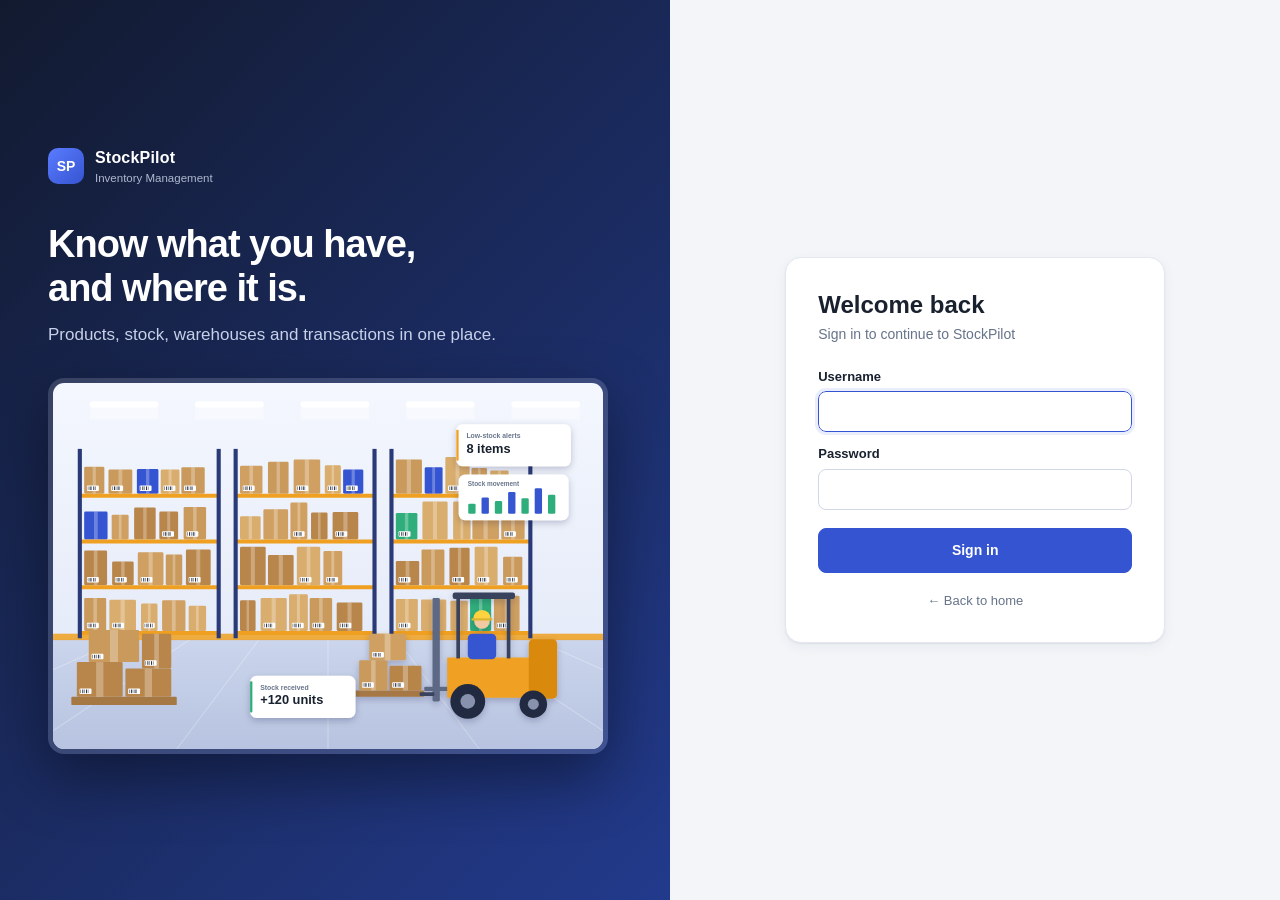
<file: inventory-management/frontend/index.html>
<!DOCTYPE html>
<html lang="en">
<head>
  <meta charset="UTF-8">
  <meta name="viewport" content="width=device-width, initial-scale=1">
  <title>StockPilot - Inventory Management</title>
  <link rel="icon" href="data:image/svg+xml,%3Csvg xmlns='http://www.w3.org/2000/svg' viewBox='0 0 32 32'%3E%3Crect width='32' height='32' rx='8' fill='%233454d1'/%3E%3C/svg%3E">
  <link rel="stylesheet" href="css/style.css">
</head>
<body>

  <!-- ===================== LOGIN ===================== -->
  <div id="login-view" class="login-wrap" hidden>
    <div class="login-side">
      <a class="brand" href="/"><span class="logo">SP</span><div><strong>StockPilot</strong><small>Inventory Management</small></div></a>
      <h2>Know what you have,<br>and where it is.</h2>
      <p>Products, stock, warehouses and transactions in one place.</p>
      <img src="images/hero-warehouse.svg" alt="" aria-hidden="true">
    </div>
    <div class="login-main">
      <div class="login-card">
        <h2>Welcome back</h2>
        <p class="login-sub">Sign in to continue to StockPilot</p>
        <form id="login-form" novalidate>
          <div class="field" data-field="username"><label for="l_username">Username</label>
            <input id="l_username" name="username" autocomplete="username" required autofocus><div class="err"></div></div>
          <div class="field" data-field="password"><label for="l_password">Password</label>
            <input id="l_password" name="password" type="password" autocomplete="current-password" required><div class="err"></div></div>
          <div class="form-error" hidden></div>
          <button class="btn primary block" type="submit">Sign in</button>
        </form>
        <a class="back-link" href="/">&larr; Back to home</a>
      </div>
    </div>
  </div>

  <!-- ===================== APP SHELL ===================== -->
  <div id="app-view" class="shell" hidden>
    <aside class="sidebar" id="sidebar">
      <div class="brand"><span class="logo">SP</span><div><strong>StockPilot</strong><small>Inventory Management</small></div></div>
      <nav id="nav"></nav>
      <div class="user-box">
        <div class="avatar" id="user-avatar"></div>
        <div class="who"><strong id="user-name"></strong><small id="user-role"></small></div>
        <button class="icon-btn light" id="btn-password" title="Change password" aria-label="Change password">&#128273;</button>
        <button class="icon-btn light" id="btn-logout" title="Sign out" aria-label="Sign out"></button>
      </div>
    </aside>
    <div class="backdrop" id="nav-backdrop"></div>
    <main class="main">
      <header class="topbar">
        <button class="icon-btn menu-btn" id="btn-menu" aria-label="Menu">&#9776;</button>
        <h1 id="page-title">Dashboard</h1>
      </header>
      <section id="page" class="page"></section>
    </main>
  </div>

  <div id="modal-root"></div>
  <div id="toast-root" aria-live="polite"></div>

  <script src="js/api.js"></script>
  <script src="js/ui.js"></script>
  <script src="js/crud.js"></script>
  <script src="js/dashboard.js"></script>
  <script src="js/pages.js"></script>
  <script src="js/app.js"></script>
</body>
</html>
</file>
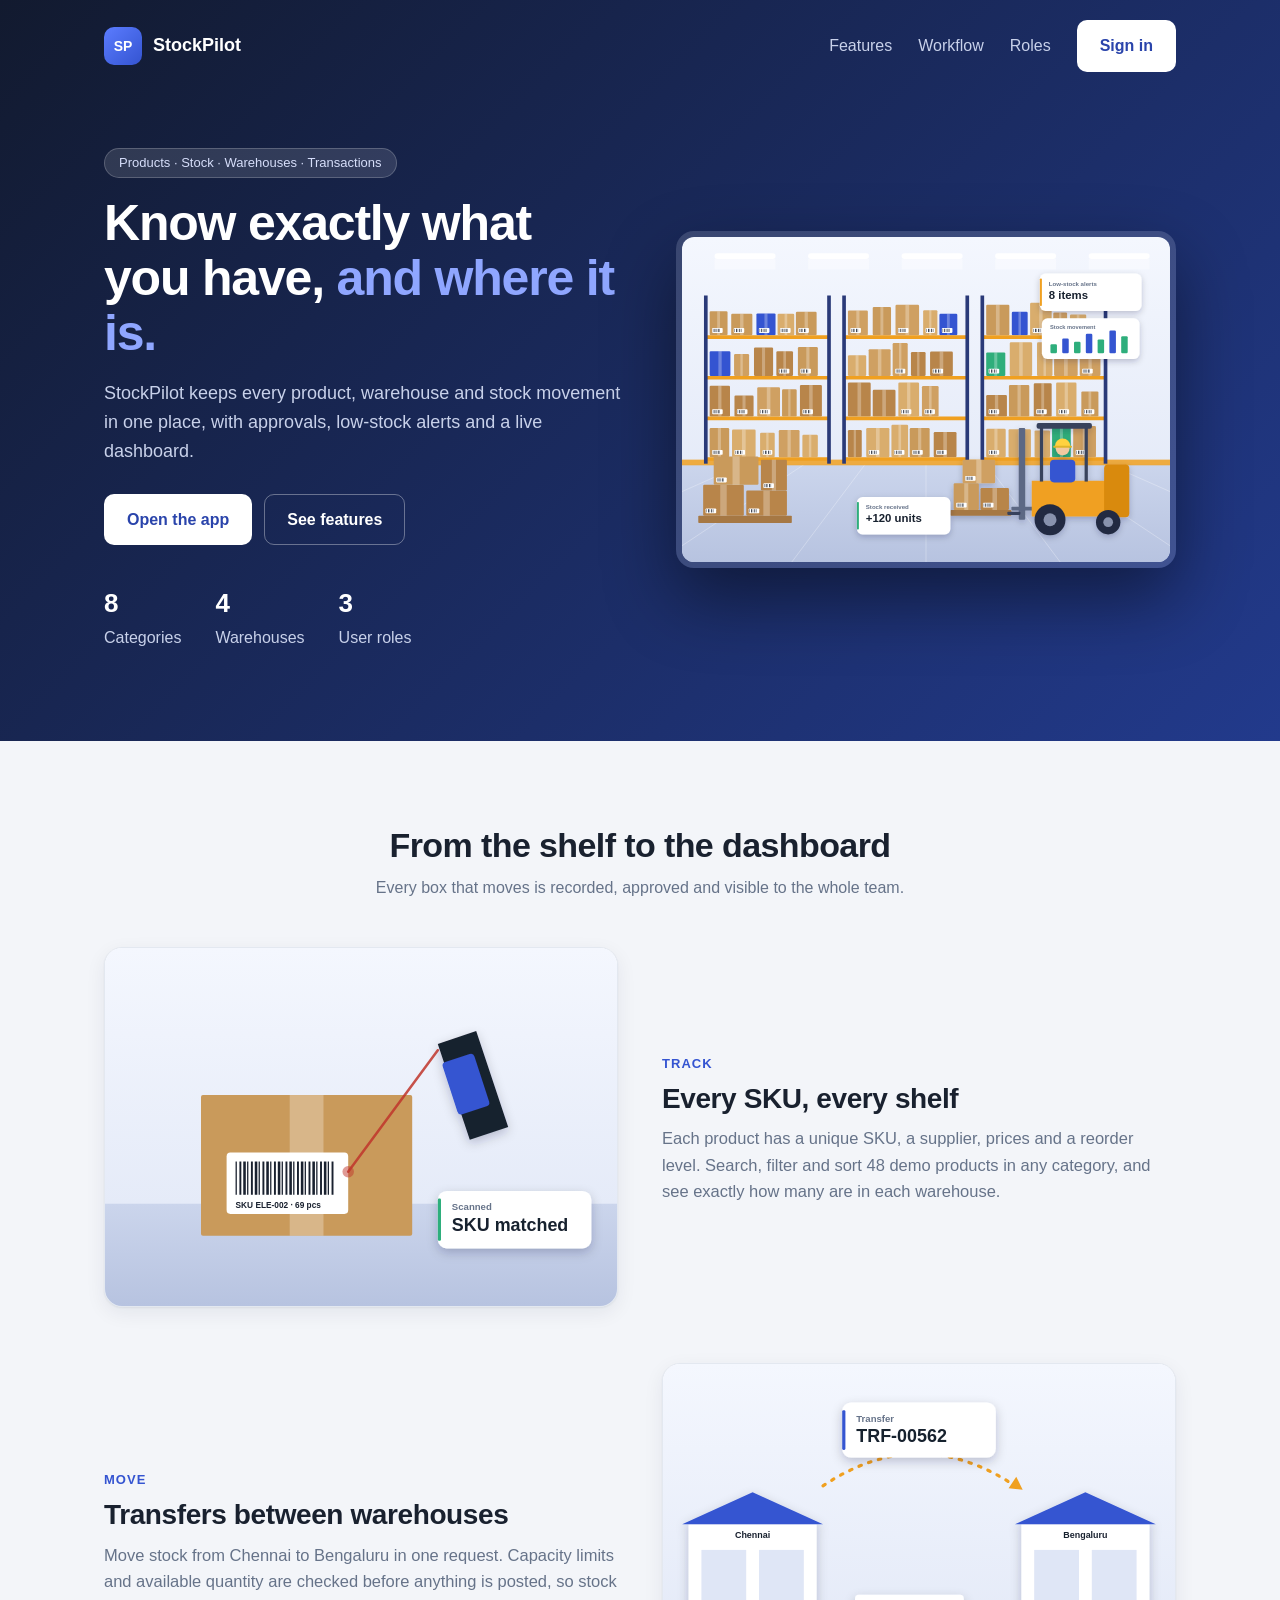
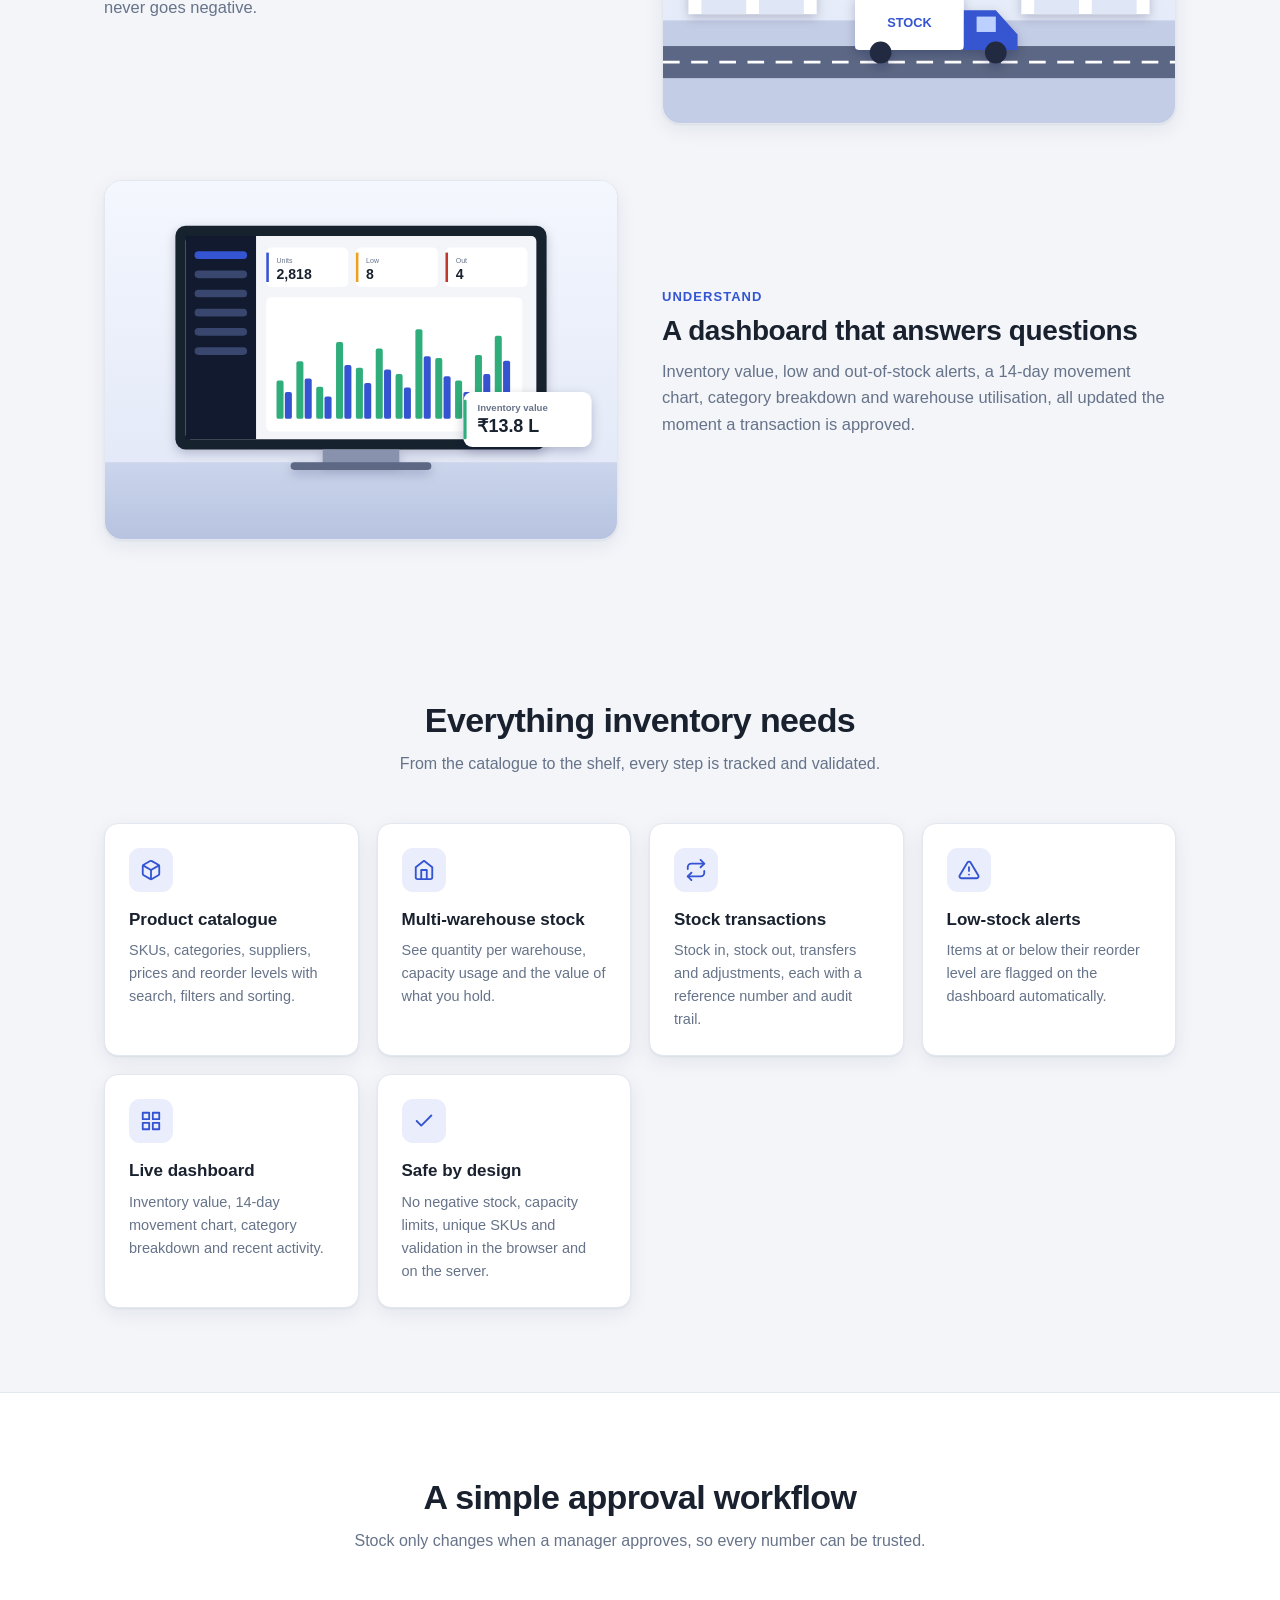
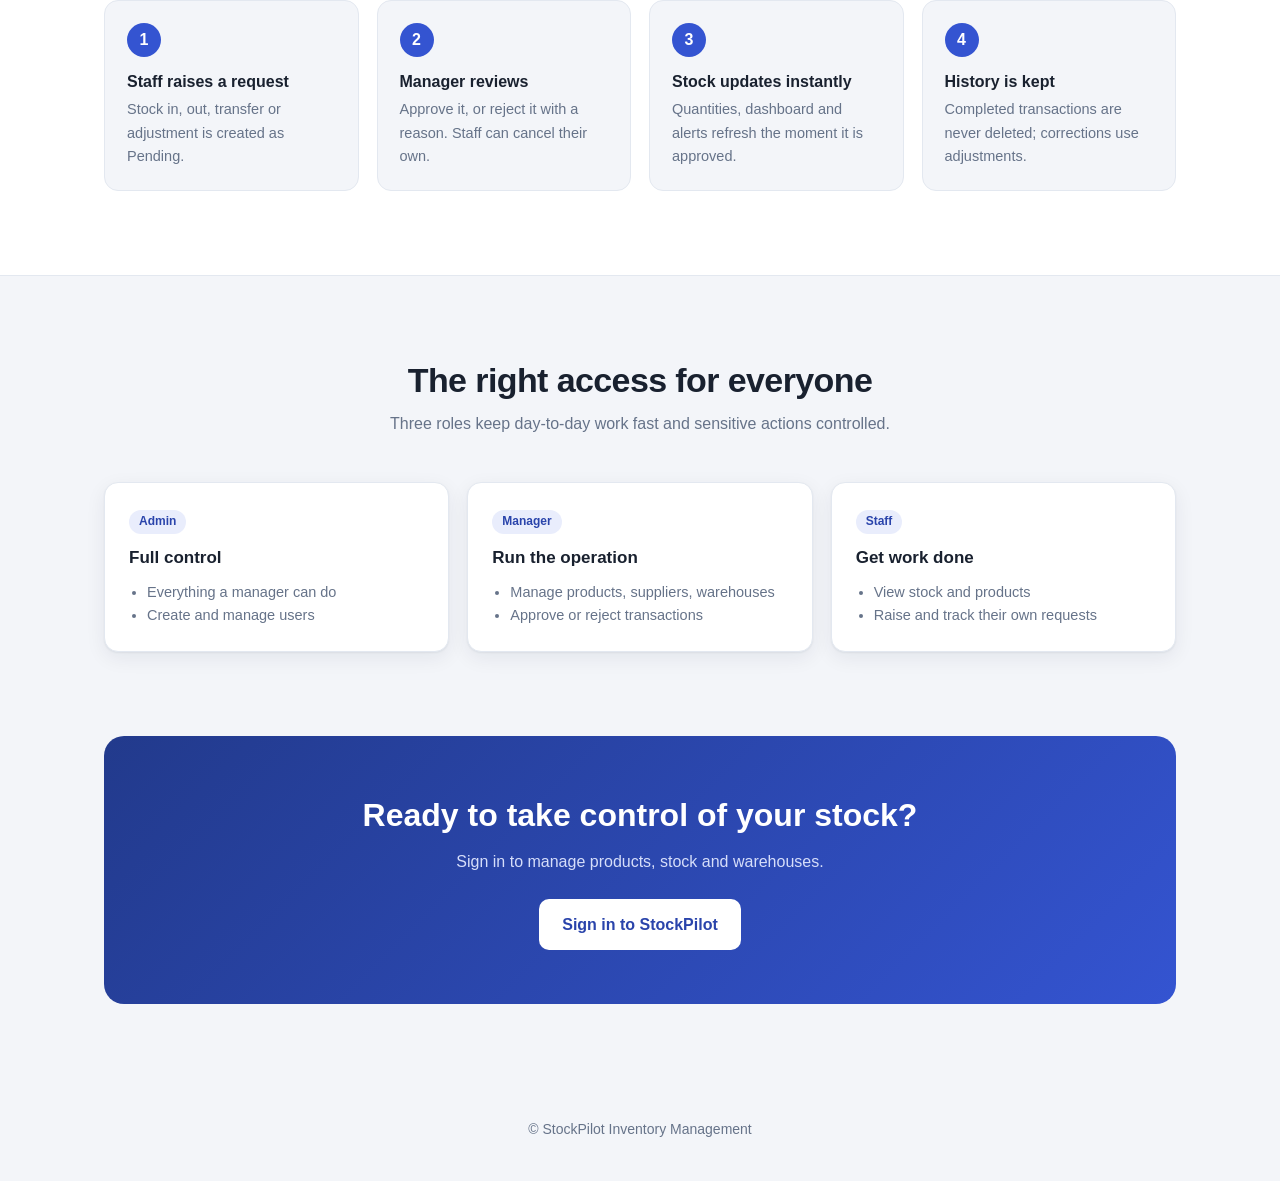
<file: inventory-management/frontend/landing.html>
<!DOCTYPE html>
<html lang="en">
<head>
<meta charset="UTF-8">
<meta name="viewport" content="width=device-width, initial-scale=1">
<title>StockPilot - Inventory Management</title>
<meta name="description" content="Track products, stock, warehouses and inventory transactions in one place.">
<link rel="icon" href="data:image/svg+xml,%3Csvg xmlns='http://www.w3.org/2000/svg' viewBox='0 0 32 32'%3E%3Crect width='32' height='32' rx='8' fill='%233454d1'/%3E%3C/svg%3E">
<style>
  :root{--bg:#f3f5f9;--card:#fff;--ink:#19212f;--muted:#667389;--line:#e3e8f0;--primary:#3454d1;--primary-dark:#2a44ab;--primary-soft:#e9edfc;--side:#121a2f;--green:#12805c;--green-soft:#e1f5ec;--amber:#a15c07;--amber-soft:#fdf1d9;--red:#c0362c;--red-soft:#fde9e7;--radius:14px;--shadow:0 1px 2px rgba(20,30,55,.06),0 6px 20px rgba(20,30,55,.07)}
  *{box-sizing:border-box}html{scroll-behavior:smooth}
  body{margin:0;font:16px/1.6 -apple-system,"Segoe UI",Roboto,"Helvetica Neue",Arial,sans-serif;background:var(--bg);color:var(--ink)}
  a{color:inherit;text-decoration:none}
  .wrap{max-width:1120px;margin:0 auto;padding:0 24px}
  .btn{display:inline-block;padding:12px 22px;border-radius:10px;font-weight:700;border:1px solid transparent;transition:.15s;cursor:pointer}
  .btn.primary{background:#fff;color:var(--primary-dark)}.btn.primary:hover{background:var(--primary-soft)}
  .btn.solid{background:var(--primary);color:#fff}.btn.solid:hover{background:var(--primary-dark)}
  .btn.ghost{border-color:rgba(255,255,255,.35);color:#fff}.btn.ghost:hover{background:rgba(255,255,255,.1)}
  /* hero */
  .hero{background:linear-gradient(135deg,#121a2f 0%,#223a8c 100%);color:#fff;padding-bottom:90px}
  nav{display:flex;align-items:center;justify-content:space-between;padding:20px 0}
  .brand{display:flex;align-items:center;gap:11px;font-weight:800;font-size:18px}
  .logo{width:38px;height:38px;border-radius:10px;background:linear-gradient(135deg,#5b7cff,#3454d1);display:grid;place-items:center;font-weight:800;font-size:14px}
  nav .links{display:flex;align-items:center;gap:26px;color:#c8d1ea;font-weight:500}
  nav .links a:hover{color:#fff}
  .hero-grid{display:grid;grid-template-columns:1.05fr 1fr;gap:48px;align-items:center;padding-top:56px}
  .pill{display:inline-block;background:rgba(255,255,255,.12);border:1px solid rgba(255,255,255,.2);padding:4px 14px;border-radius:99px;font-size:13px;color:#d6defa;margin-bottom:18px}
  h1{font-size:50px;line-height:1.1;margin:0 0 18px;letter-spacing:-1.2px}
  h1 span{color:#8fa6ff}
  .hero p.lead{font-size:18px;color:#c8d1ea;max-width:520px;margin:0 0 28px}
  .cta{display:flex;gap:12px;flex-wrap:wrap}
  .stats{display:flex;gap:34px;margin-top:38px;color:#c8d1ea;flex-wrap:wrap}
  .stats b{display:block;color:#fff;font-size:26px;letter-spacing:-.5px}
  /* mock dashboard */
  .shot{border-radius:18px;overflow:hidden;box-shadow:0 30px 70px rgba(0,0,0,.45);border:6px solid rgba(255,255,255,.14);line-height:0}
  .shot img{width:100%;height:auto;display:block}
  .mock{background:#fff;color:var(--ink);border-radius:16px;box-shadow:0 30px 70px rgba(0,0,0,.4);padding:16px;transform:rotate(1.2deg)}
  .mock .bar{display:flex;gap:6px;margin-bottom:12px}.mock .bar i{width:10px;height:10px;border-radius:50%;background:#dfe4ee}
  .mk-kpis{display:grid;grid-template-columns:repeat(3,1fr);gap:10px;margin-bottom:12px}
  .mk-kpi{border:1px solid var(--line);border-left:4px solid var(--primary);border-radius:10px;padding:8px 10px}
  .mk-kpi.w{border-left-color:#f0a020}.mk-kpi.r{border-left-color:var(--red)}
  .mk-kpi small{color:var(--muted);font-size:11px;display:block}.mk-kpi b{font-size:19px}
  .mk-chart{display:flex;align-items:flex-end;gap:5px;height:92px;border:1px solid var(--line);border-radius:10px;padding:10px}
  .mk-chart i{flex:1;background:var(--primary);border-radius:3px 3px 0 0}.mk-chart i.g{background:#2fae7b}
  .mk-rows{margin-top:12px;font-size:12.5px}
  .mk-rows div{display:flex;justify-content:space-between;align-items:center;padding:7px 2px;border-bottom:1px solid var(--line)}
  .badge{padding:2px 9px;border-radius:99px;font-size:11px;font-weight:700}
  .b-red{background:var(--red-soft);color:var(--red)}.b-amber{background:var(--amber-soft);color:var(--amber)}.b-green{background:var(--green-soft);color:var(--green)}
  /* sections */
  section{padding:84px 0}
  .head{text-align:center;max-width:640px;margin:0 auto 46px}
  .head h2{font-size:34px;line-height:1.2;margin:0 0 10px;letter-spacing:-.6px}.head p{color:var(--muted);margin:0}
  .features{display:grid;grid-template-columns:repeat(auto-fit,minmax(250px,1fr));gap:18px}
  .card{background:var(--card);border:1px solid var(--line);border-radius:var(--radius);padding:24px;box-shadow:var(--shadow);transition:.18s}
  .card:hover{transform:translateY(-3px);border-color:#c5cff0}
  .ico{width:44px;height:44px;border-radius:11px;background:var(--primary-soft);display:grid;place-items:center;margin-bottom:14px}
  .ico svg{width:22px;height:22px;stroke:var(--primary);fill:none;stroke-width:2;stroke-linecap:round;stroke-linejoin:round}
  .card h3{margin:0 0 6px;font-size:17px}.card p{margin:0;color:var(--muted);font-size:14.5px}
  .row{display:grid;grid-template-columns:1fr 1fr;gap:44px;align-items:center;margin-bottom:56px}
  .row.rev img{order:2}
  .row img{width:100%;height:auto;border-radius:18px;box-shadow:var(--shadow);border:1px solid var(--line);background:#fff}
  .kicker{color:var(--primary);font-weight:800;font-size:13px;text-transform:uppercase;letter-spacing:.08em}
  .row h3{font-size:28px;line-height:1.2;margin:6px 0 10px;letter-spacing:-.4px}.row p{color:var(--muted);margin:0;font-size:16.5px}
  /* workflow */
  .flow{background:#fff;border-top:1px solid var(--line);border-bottom:1px solid var(--line)}
  .steps{display:grid;grid-template-columns:repeat(auto-fit,minmax(220px,1fr));gap:18px;counter-reset:s}
  .step{position:relative;padding:22px;border:1px solid var(--line);border-radius:var(--radius);background:var(--bg)}
  .step::before{counter-increment:s;content:counter(s);width:34px;height:34px;border-radius:50%;background:var(--primary);color:#fff;display:grid;place-items:center;font-weight:800;margin-bottom:12px}
  .step h3{margin:0 0 4px;font-size:16px}.step p{margin:0;color:var(--muted);font-size:14.5px}
  .roles{display:grid;grid-template-columns:repeat(auto-fit,minmax(260px,1fr));gap:18px}
  .role .tag{display:inline-block;font-size:12px;font-weight:700;padding:2px 10px;border-radius:99px;margin-bottom:10px;background:var(--primary-soft);color:var(--primary-dark)}
  .role ul{margin:10px 0 0;padding-left:18px;color:var(--muted);font-size:14.5px}
  .role code{background:var(--bg);padding:2px 7px;border-radius:6px;font-size:13px;color:var(--ink)}
  /* cta + footer */
  .final{background:linear-gradient(135deg,#223a8c,#3454d1);color:#fff;border-radius:20px;padding:54px 28px;text-align:center}
  .final h2{font-size:32px;margin:0 0 8px}.final p{color:#d6defa;margin:0 0 24px}
  footer{padding:30px 0 40px;color:var(--muted);font-size:14px;text-align:center}
  @media(max-width:900px){.row{grid-template-columns:1fr;gap:20px}.row.rev img{order:0}.hero-grid{grid-template-columns:1fr}.mock{transform:none}h1{font-size:38px}nav .links a.hide{display:none}section{padding:60px 0}}
</style>
</head>
<body>

<header class="hero">
  <div class="wrap">
    <nav>
      <a class="brand" href="/"><span class="logo">SP</span>StockPilot</a>
      <div class="links"><a class="hide" href="#features">Features</a><a class="hide" href="#workflow">Workflow</a><a class="hide" href="#roles">Roles</a>
        <a class="btn primary" href="/app">Sign in</a></div>
    </nav>
    <div class="hero-grid">
      <div>
        <span class="pill">Products &middot; Stock &middot; Warehouses &middot; Transactions</span>
        <h1>Know exactly what you have, <span>and where it is.</span></h1>
        <p class="lead">StockPilot keeps every product, warehouse and stock movement in one place, with approvals, low-stock alerts and a live dashboard.</p>
        <div class="cta"><a class="btn primary" href="/app">Open the app</a><a class="btn ghost" href="#features">See features</a></div>
        <div class="stats"><div><b>8</b>Categories</div><div><b>4</b>Warehouses</div><div><b>3</b>User roles</div></div>
      </div>
      <div class="shot"><img src="images/hero-warehouse.svg" alt="Warehouse shelves with boxes, a forklift and live stock alerts" width="1200" height="800"></div>
    </div>
  </div>
</header>

<section id="showcase" style="padding-bottom:20px">
  <div class="wrap">
    <div class="head"><h2>From the shelf to the dashboard</h2><p>Every box that moves is recorded, approved and visible to the whole team.</p></div>
    <div class="row"><img src="images/feature-scan.svg" alt="Scanning a barcode label on a carton" loading="lazy"><div><span class="kicker">Track</span><h3>Every SKU, every shelf</h3><p>Each product has a unique SKU, a supplier, prices and a reorder level. Search, filter and sort 48 demo products in any category, and see exactly how many are in each warehouse.</p></div></div>
    <div class="row rev"><img src="images/feature-transfer.svg" alt="Stock transfer between two warehouses" loading="lazy"><div><span class="kicker">Move</span><h3>Transfers between warehouses</h3><p>Move stock from Chennai to Bengaluru in one request. Capacity limits and available quantity are checked before anything is posted, so stock never goes negative.</p></div></div>
    <div class="row"><img src="images/feature-analytics.svg" alt="Inventory dashboard with KPIs and a movement chart" loading="lazy"><div><span class="kicker">Understand</span><h3>A dashboard that answers questions</h3><p>Inventory value, low and out-of-stock alerts, a 14-day movement chart, category breakdown and warehouse utilisation, all updated the moment a transaction is approved.</p></div></div>
  </div>
</section>

<section id="features">
  <div class="wrap">
    <div class="head"><h2>Everything inventory needs</h2><p>From the catalogue to the shelf, every step is tracked and validated.</p></div>
    <div class="features">
      <div class="card"><div class="ico"><svg viewBox="0 0 24 24"><path d="M21 16V8a2 2 0 0 0-1-1.73l-7-4a2 2 0 0 0-2 0l-7 4A2 2 0 0 0 3 8v8a2 2 0 0 0 1 1.73l7 4a2 2 0 0 0 2 0l7-4A2 2 0 0 0 21 16z"/><polyline points="3.27 6.96 12 12.01 20.73 6.96"/><line x1="12" y1="22.08" x2="12" y2="12"/></svg></div><h3>Product catalogue</h3><p>SKUs, categories, suppliers, prices and reorder levels with search, filters and sorting.</p></div>
      <div class="card"><div class="ico"><svg viewBox="0 0 24 24"><path d="M3 9l9-7 9 7v11a2 2 0 0 1-2 2H5a2 2 0 0 1-2-2z"/><polyline points="9 22 9 12 15 12 15 22"/></svg></div><h3>Multi-warehouse stock</h3><p>See quantity per warehouse, capacity usage and the value of what you hold.</p></div>
      <div class="card"><div class="ico"><svg viewBox="0 0 24 24"><polyline points="17 1 21 5 17 9"/><path d="M3 11V9a4 4 0 0 1 4-4h14"/><polyline points="7 23 3 19 7 15"/><path d="M21 13v2a4 4 0 0 1-4 4H3"/></svg></div><h3>Stock transactions</h3><p>Stock in, stock out, transfers and adjustments, each with a reference number and audit trail.</p></div>
      <div class="card"><div class="ico"><svg viewBox="0 0 24 24"><path d="M10.29 3.86L1.82 18a2 2 0 0 0 1.71 3h16.94a2 2 0 0 0 1.71-3L13.71 3.86a2 2 0 0 0-3.42 0z"/><line x1="12" y1="9" x2="12" y2="13"/><line x1="12" y1="17" x2="12.01" y2="17"/></svg></div><h3>Low-stock alerts</h3><p>Items at or below their reorder level are flagged on the dashboard automatically.</p></div>
      <div class="card"><div class="ico"><svg viewBox="0 0 24 24"><rect x="3" y="3" width="7" height="7"/><rect x="14" y="3" width="7" height="7"/><rect x="14" y="14" width="7" height="7"/><rect x="3" y="14" width="7" height="7"/></svg></div><h3>Live dashboard</h3><p>Inventory value, 14-day movement chart, category breakdown and recent activity.</p></div>
      <div class="card"><div class="ico"><svg viewBox="0 0 24 24"><path d="M20 6L9 17l-5-5"/></svg></div><h3>Safe by design</h3><p>No negative stock, capacity limits, unique SKUs and validation in the browser and on the server.</p></div>
    </div>
  </div>
</section>

<section id="workflow" class="flow">
  <div class="wrap">
    <div class="head"><h2>A simple approval workflow</h2><p>Stock only changes when a manager approves, so every number can be trusted.</p></div>
    <div class="steps">
      <div class="step"><h3>Staff raises a request</h3><p>Stock in, out, transfer or adjustment is created as Pending.</p></div>
      <div class="step"><h3>Manager reviews</h3><p>Approve it, or reject it with a reason. Staff can cancel their own.</p></div>
      <div class="step"><h3>Stock updates instantly</h3><p>Quantities, dashboard and alerts refresh the moment it is approved.</p></div>
      <div class="step"><h3>History is kept</h3><p>Completed transactions are never deleted; corrections use adjustments.</p></div>
    </div>
  </div>
</section>

<section id="roles">
  <div class="wrap">
    <div class="head"><h2>The right access for everyone</h2><p>Three roles keep day-to-day work fast and sensitive actions controlled.</p></div>
    <div class="roles">
      <div class="card role"><span class="tag">Admin</span><h3>Full control</h3><ul><li>Everything a manager can do</li><li>Create and manage users</li></ul></div>
      <div class="card role"><span class="tag">Manager</span><h3>Run the operation</h3><ul><li>Manage products, suppliers, warehouses</li><li>Approve or reject transactions</li></ul></div>
      <div class="card role"><span class="tag">Staff</span><h3>Get work done</h3><ul><li>View stock and products</li><li>Raise and track their own requests</li></ul></div>
    </div>
  </div>
</section>

<section style="padding-top:0">
  <div class="wrap">
    <div class="final">
      <h2>Ready to take control of your stock?</h2>
      <p>Sign in to manage products, stock and warehouses.</p>
      <a class="btn primary" href="/app">Sign in to StockPilot</a>
    </div>
  </div>
</section>

<footer><div class="wrap">&copy; StockPilot Inventory Management</div></footer>
</body>
</html>
</file>
<file: inventory-management/frontend/css/style.css>
:root {
  --bg: #f3f5f9; --card: #ffffff; --ink: #19212f; --muted: #667389; --line: #e3e8f0;
  --primary: #3454d1; --primary-dark: #2a44ab; --primary-soft: #e9edfc;
  --side: #121a2f; --side-ink: #aeb8cf;
  --green: #12805c; --green-soft: #e1f5ec; --amber: #a15c07; --amber-soft: #fdf1d9;
  --red: #c0362c; --red-soft: #fde9e7; --gray-soft: #eceff4; --blue-soft: #e4effd; --blue: #1c5fb5;
  --radius: 12px; --shadow: 0 1px 2px rgba(20,30,55,.06), 0 4px 14px rgba(20,30,55,.05);
}
* { box-sizing: border-box; }
html, body { margin: 0; height: 100%; }
body { font: 14px/1.5 -apple-system, "Segoe UI", Roboto, "Helvetica Neue", Arial, sans-serif; background: var(--bg); color: var(--ink); }
[hidden] { display: none !important; }
h1, h2, h3 { margin: 0; line-height: 1.25; }
button, input, select, textarea { font: inherit; color: inherit; }
a { color: var(--primary); }

/* ---------- buttons ---------- */
.btn { border: 1px solid var(--line); background: #fff; padding: 8px 14px; border-radius: 8px; cursor: pointer; font-weight: 600; transition: .15s; white-space: nowrap; }
.btn:hover { background: #f6f8fc; border-color: #cfd7e6; }
.btn:disabled { opacity: .55; cursor: not-allowed; }
.btn.primary { background: var(--primary); border-color: var(--primary); color: #fff; }
.btn.primary:hover { background: var(--primary-dark); }
.btn.danger { color: var(--red); }
.btn.danger:hover { background: var(--red-soft); border-color: #f2b9b3; }
.btn.good { color: var(--green); }
.btn.good:hover { background: var(--green-soft); border-color: #a9dcc4; }
.btn.sm { padding: 4px 10px; font-size: 12.5px; }
.btn.block { width: 100%; padding: 11px; }
.icon-btn { border: 0; background: transparent; width: 34px; height: 34px; border-radius: 8px; cursor: pointer; font-size: 20px; display: inline-grid; place-items: center; }
.icon-btn:hover { background: rgba(120,130,160,.15); }
.icon-btn.light { color: var(--side-ink); }
.icon-btn svg { width: 18px; height: 18px; stroke: currentColor; fill: none; stroke-width: 2; stroke-linecap: round; stroke-linejoin: round; }

/* ---------- login ---------- */
.login-wrap { min-height: 100vh; display: grid; grid-template-columns: 1.1fr 1fr; }
.login-side { background: linear-gradient(135deg, #121a2f 0%, #223a8c 100%); color: #fff; padding: 36px 48px; display: flex; flex-direction: column; justify-content: center; }
.login-side .brand { padding: 0; margin-bottom: 36px; color: #fff; text-decoration: none; }
.login-side h2 { font-size: 38px; line-height: 1.15; letter-spacing: -1px; margin-bottom: 12px; }
.login-side p { color: #c8d1ea; font-size: 17px; margin: 0 0 30px; max-width: 460px; }
.login-side img { width: 100%; max-width: 560px; border-radius: 16px; border: 5px solid rgba(255,255,255,.14); box-shadow: 0 24px 60px rgba(0,0,0,.4); }
.login-main { display: grid; place-items: center; padding: 24px; background: var(--bg); }
.login-card { width: 100%; max-width: 380px; background: #fff; border: 1px solid var(--line); border-radius: 16px; padding: 32px; box-shadow: var(--shadow); }
.login-card h2 { font-size: 24px; margin-bottom: 4px; }
.login-sub { color: var(--muted); margin: 0 0 22px; }
.login-card .field { margin-bottom: 14px; }
.login-card .btn.block { margin-top: 6px; }
.back-link { display: block; text-align: center; margin-top: 18px; font-size: 13px; color: var(--muted); text-decoration: none; }
.back-link:hover { color: var(--primary); }
@media (max-width: 900px) { .login-wrap { grid-template-columns: 1fr; } .login-side { display: none; } }

/* ---------- shell ---------- */
.shell { display: flex; min-height: 100vh; }
.sidebar { width: 244px; background: var(--side); color: var(--side-ink); display: flex; flex-direction: column; position: fixed; inset: 0 auto 0 0; z-index: 30; transition: transform .2s; }
.brand { display: flex; align-items: center; gap: 11px; padding: 20px 18px 16px; color: #fff; }
.brand strong { display: block; font-size: 16px; letter-spacing: .2px; }
.brand small { display: block; font-size: 11.5px; color: var(--side-ink); }
.logo { width: 36px; height: 36px; border-radius: 10px; background: linear-gradient(135deg, #5b7cff, #3454d1); color: #fff; display: grid; place-items: center; font-weight: 800; font-size: 14px; }
#nav { flex: 1; padding: 6px 10px; overflow-y: auto; }
#nav .group { font-size: 11px; text-transform: uppercase; letter-spacing: .08em; padding: 14px 10px 6px; color: #6f7b97; }
#nav a { display: flex; align-items: center; gap: 11px; padding: 9px 12px; margin: 2px 0; border-radius: 9px; color: var(--side-ink); text-decoration: none; font-weight: 500; }
#nav a svg { width: 18px; height: 18px; stroke: currentColor; fill: none; stroke-width: 2; stroke-linecap: round; stroke-linejoin: round; flex: none; }
#nav a:hover { background: rgba(255,255,255,.07); color: #fff; }
#nav a.active { background: var(--primary); color: #fff; }
#nav .count { margin-left: auto; background: #f0a020; color: #1b1300; border-radius: 99px; font-size: 11px; font-weight: 700; padding: 1px 7px; }
.user-box { display: flex; align-items: center; gap: 10px; padding: 14px 14px; border-top: 1px solid rgba(255,255,255,.08); }
.avatar { width: 34px; height: 34px; border-radius: 50%; background: #2c3a63; color: #fff; display: grid; place-items: center; font-weight: 700; flex: none; }
.who { min-width: 0; flex: 1; }
.who strong { display: block; color: #fff; font-size: 13px; overflow: hidden; text-overflow: ellipsis; white-space: nowrap; }
.who small { color: var(--side-ink); text-transform: capitalize; }
.main { flex: 1; margin-left: 244px; min-width: 0; }
.topbar { display: flex; align-items: center; gap: 10px; height: 60px; padding: 0 28px; background: rgba(243,245,249,.9); backdrop-filter: blur(6px); position: sticky; top: 0; z-index: 10; border-bottom: 1px solid var(--line); }
.topbar h1 { font-size: 18px; }
.menu-btn { display: none; }
.page { padding: 24px 28px 48px; max-width: 1400px; }
.backdrop { display: none; }

/* ---------- layout bits ---------- */
.page-head { display: flex; justify-content: space-between; align-items: flex-end; gap: 12px; flex-wrap: wrap; margin-bottom: 16px; }
.page-head h2 { font-size: 22px; }
.page-head p { margin: 2px 0 0; color: var(--muted); }
.page-head .actions { display: flex; gap: 8px; flex-wrap: wrap; }
.card { background: var(--card); border: 1px solid var(--line); border-radius: var(--radius); box-shadow: var(--shadow); }
.card-pad { padding: 18px 20px; }
.card h3 { font-size: 15px; margin-bottom: 4px; }
.card .sub { color: var(--muted); font-size: 12.5px; margin-bottom: 14px; }
.grid { display: grid; gap: 16px; }
.kpis { grid-template-columns: repeat(auto-fit, minmax(190px, 1fr)); margin-bottom: 16px; }
.cols-2 { grid-template-columns: repeat(auto-fit, minmax(380px, 1fr)); margin-bottom: 16px; align-items: start; }

/* ---------- KPI ---------- */
.kpi { display: block; padding: 16px 18px; text-decoration: none; color: inherit; position: relative; overflow: hidden; }
a.kpi:hover { border-color: #c5cff0; transform: translateY(-1px); }
.kpi { transition: .15s; }
.kpi .label { color: var(--muted); font-size: 12.5px; font-weight: 600; }
.kpi .value { font-size: 26px; font-weight: 750; margin-top: 4px; letter-spacing: -.5px; }
.kpi .hint { color: var(--muted); font-size: 12px; margin-top: 2px; }
.kpi::before { content: ""; position: absolute; left: 0; top: 0; bottom: 0; width: 4px; background: var(--primary); }
.kpi.warn::before { background: #f0a020; } .kpi.bad::before { background: var(--red); } .kpi.ok::before { background: var(--green); }

/* ---------- toolbar / table ---------- */
.toolbar { display: flex; flex-wrap: wrap; gap: 10px; padding: 14px 16px; border-bottom: 1px solid var(--line); align-items: center; }
.toolbar input[type=search], .toolbar select, .toolbar input[type=date] { height: 36px; border: 1px solid var(--line); border-radius: 8px; padding: 0 10px; background: #fff; }
.toolbar input[type=search] { flex: 1; min-width: 240px; max-width: 360px; }
.toolbar input:focus, .toolbar select:focus { outline: 2px solid var(--primary-soft); border-color: var(--primary); }
.toolbar .spacer { flex: 1; }
.toolbar .result-count { color: var(--muted); font-size: 12.5px; }
.table-wrap { overflow-x: auto; }
table { width: 100%; border-collapse: collapse; }
th, td { padding: 11px 14px; text-align: left; border-bottom: 1px solid var(--line); vertical-align: middle; }
th { font-size: 11.5px; text-transform: uppercase; letter-spacing: .05em; color: var(--muted); background: #fafbfd; white-space: nowrap; user-select: none; }
th.sortable { cursor: pointer; } th.sortable:hover { color: var(--ink); }
th .arrow { font-size: 10px; margin-left: 4px; color: var(--primary); }
tbody tr:hover { background: #f8faff; }
tbody tr:last-child td { border-bottom: 0; }
td.num, th.num { text-align: right; font-variant-numeric: tabular-nums; }
td .main-text { font-weight: 600; }
td .sub-text { color: var(--muted); font-size: 12px; }
td.actions { text-align: right; white-space: nowrap; }
td.actions .btn { margin-left: 4px; }
.empty, .loading, .load-error { text-align: center; color: var(--muted); padding: 44px 16px; }
.load-error { color: var(--red); }
.pager { display: flex; justify-content: space-between; align-items: center; gap: 10px; padding: 12px 16px; border-top: 1px solid var(--line); flex-wrap: wrap; color: var(--muted); font-size: 12.5px; }
.pager .pages { display: flex; gap: 4px; }
.pager button { min-width: 32px; height: 32px; border: 1px solid var(--line); background: #fff; border-radius: 7px; cursor: pointer; }
.pager button.cur { background: var(--primary); border-color: var(--primary); color: #fff; }
.pager button:disabled { opacity: .45; cursor: default; }

/* ---------- badges ---------- */
.badge { display: inline-block; padding: 2px 9px; border-radius: 99px; font-size: 11.5px; font-weight: 700; white-space: nowrap; }
.b-green { background: var(--green-soft); color: var(--green); } .b-amber { background: var(--amber-soft); color: var(--amber); }
.b-red { background: var(--red-soft); color: var(--red); } .b-gray { background: var(--gray-soft); color: #4b5870; }
.b-blue { background: var(--blue-soft); color: var(--blue); } .b-violet { background: #efe8fd; color: #6a3bc4; }
.qty-pos { color: var(--green); font-weight: 700; } .qty-neg { color: var(--red); font-weight: 700; }

/* ---------- forms / modal ---------- */
.modal-backdrop { position: fixed; inset: 0; background: rgba(15,22,40,.55); z-index: 100; display: grid; place-items: center; padding: 16px; overflow-y: auto; animation: fade .15s; }
.modal { background: #fff; border-radius: 14px; width: 100%; max-width: 640px; box-shadow: 0 25px 60px rgba(0,0,0,.3); animation: pop .18s; max-height: calc(100vh - 32px); display: flex; flex-direction: column; }
.modal.sm { max-width: 440px; } .modal.lg { max-width: 820px; }
.modal-head { display: flex; justify-content: space-between; align-items: center; padding: 16px 20px; border-bottom: 1px solid var(--line); }
.modal-head h3 { font-size: 17px; }
.modal-body { padding: 18px 20px 20px; overflow-y: auto; }
.modal-actions { display: flex; justify-content: flex-end; gap: 8px; margin-top: 18px; }
.form-grid { display: grid; grid-template-columns: 1fr 1fr; gap: 14px 16px; }
.field.full { grid-column: 1 / -1; }
.field label { display: block; font-weight: 600; font-size: 13px; margin-bottom: 5px; }
.field .req { color: var(--red); }
.field input, .field select, .field textarea { width: 100%; padding: 9px 11px; border: 1px solid #cfd7e6; border-radius: 8px; background: #fff; }
.field textarea { resize: vertical; min-height: 64px; }
.field input:focus, .field select:focus, .field textarea:focus { outline: 3px solid var(--primary-soft); border-color: var(--primary); }
.field.invalid input, .field.invalid select, .field.invalid textarea { border-color: var(--red); background: #fffafa; }
.field small { display: block; color: var(--muted); font-size: 12px; margin-top: 4px; }
.field .err { color: var(--red); font-size: 12px; margin-top: 4px; min-height: 0; }
.field .check { display: flex; align-items: center; gap: 8px; font-weight: 600; cursor: pointer; padding-top: 4px; }
.field .check input { width: auto; }
.form-error { background: var(--red-soft); color: var(--red); border-radius: 8px; padding: 9px 12px; margin: 12px 0 0; font-size: 13px; }
.login-card .field { margin-bottom: 12px; }
.detail-grid { display: grid; grid-template-columns: repeat(auto-fit, minmax(150px, 1fr)); gap: 12px; margin-bottom: 16px; }
.detail-grid div { background: #f6f8fc; border-radius: 9px; padding: 10px 12px; }
.detail-grid span { display: block; color: var(--muted); font-size: 11.5px; text-transform: uppercase; letter-spacing: .04em; }
.detail-grid b { font-size: 15px; }
.modal h4 { margin: 14px 0 8px; font-size: 13px; text-transform: uppercase; letter-spacing: .05em; color: var(--muted); }
.mini-table th, .mini-table td { padding: 7px 10px; font-size: 13px; }

/* ---------- toast ---------- */
#toast-root { position: fixed; right: 18px; bottom: 18px; z-index: 200; display: flex; flex-direction: column; gap: 8px; }
.toast { background: #17203a; color: #fff; padding: 11px 16px; border-radius: 10px; box-shadow: 0 8px 24px rgba(0,0,0,.25); max-width: 360px; animation: pop .2s; border-left: 4px solid #4cc38a; }
.toast.error { border-left-color: #ff6b5e; }

/* ---------- dashboard charts ---------- */
.bar-row { display: grid; grid-template-columns: 150px 1fr 86px; gap: 10px; align-items: center; margin: 9px 0; font-size: 13px; }
.bar-row .name { overflow: hidden; text-overflow: ellipsis; white-space: nowrap; }
.bar-track { height: 10px; background: #edf0f6; border-radius: 99px; overflow: hidden; }
.bar-fill { height: 100%; background: var(--primary); border-radius: 99px; }
.bar-fill.warn { background: #f0a020; } .bar-fill.bad { background: var(--red); } .bar-fill.ok { background: #2fae7b; }
.bar-row .val { text-align: right; font-variant-numeric: tabular-nums; color: var(--muted); }
.legend { display: flex; gap: 14px; font-size: 12.5px; color: var(--muted); margin-bottom: 6px; }
.legend i { display: inline-block; width: 10px; height: 10px; border-radius: 3px; margin-right: 5px; }
svg.chart text { font-size: 10px; fill: var(--muted); }
.stock-bar { display: inline-block; width: 70px; height: 6px; background: #edf0f6; border-radius: 9px; overflow: hidden; vertical-align: middle; margin-right: 6px; }
.stock-bar i { display: block; height: 100%; }

@keyframes fade { from { opacity: 0 } } @keyframes pop { from { opacity: 0; transform: translateY(8px) scale(.98) } }

/* ---------- responsive ---------- */
@media (max-width: 900px) {
  .sidebar { transform: translateX(-100%); }
  .sidebar.open { transform: none; }
  .backdrop.show { display: block; position: fixed; inset: 0; background: rgba(10,15,30,.5); z-index: 25; }
  .main { margin-left: 0; }
  .menu-btn { display: inline-grid; }
  .topbar, .page { padding-left: 16px; padding-right: 16px; }
  .cols-2 { grid-template-columns: 1fr; }
  .form-grid { grid-template-columns: 1fr; }
  .bar-row { grid-template-columns: 110px 1fr 70px; }
}
</file>
